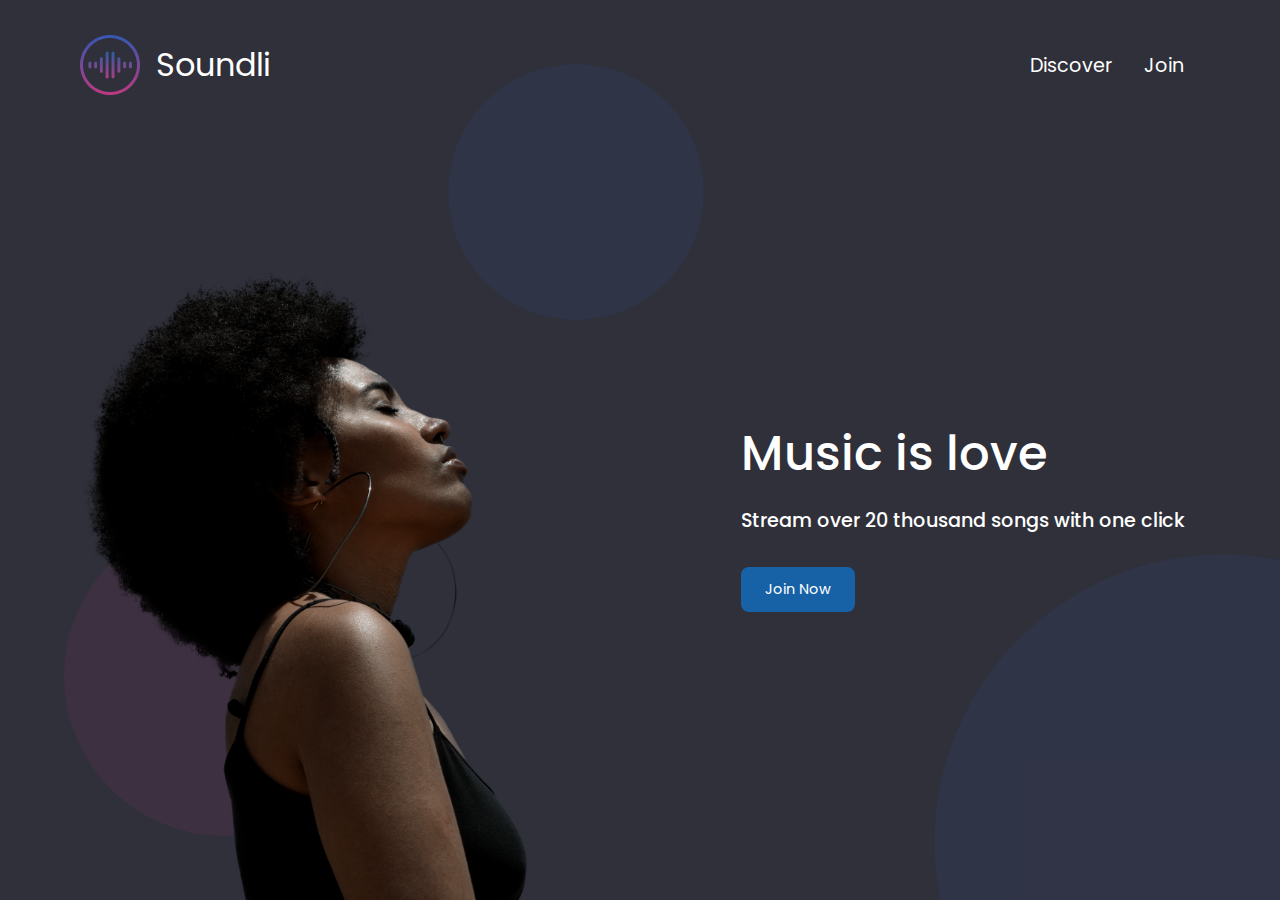
<file: index.html>
<!DOCTYPE html>
<html lang="en">
<head>
    <meta charset="UTF-8">
    <meta name="viewport" content="width=device-width, initial-scale=1.0">
    <link rel="stylesheet" href="index.css">  
    <link rel="stylesheet" href="style.css">
    <link rel="shortcut icon" href="images/logo.png" type="image/x-icon">
    <title>Soundli - Music is love</title>
</head>
<body class="container full-height-grow">
    <header class="main-header">
        <a href="index.html" class="brand-logo">
        <img src="images/logo.png">
        <div class="brand-logo-name">Soundli</div>
        </a>
        <nav class="main-nav">
            <ul>
                <li><a href="discover.html">Discover</a></li>
                <li><a href="join.html">Join</a></li>
            </ul>
        </nav>
    </header>
    <section class="home-main-section">
    <div class="img-wrapper">
        <div class="lady-image"></div>
    </div>
    <div class="call-to-action">
        <h1 class="title">Music is love</h1>
        <span class="subtitle">
            Stream over 20 thousand songs with one click
        </span>
        <a href="join.html" class="btn">Join Now</a>
    </div>
    </section>
    <div class="home-page-circle1"></div>
    <div class="home-page-circle2"></div>
    <div class="home-page-circle3"></div>
</body>
</html>
</file>
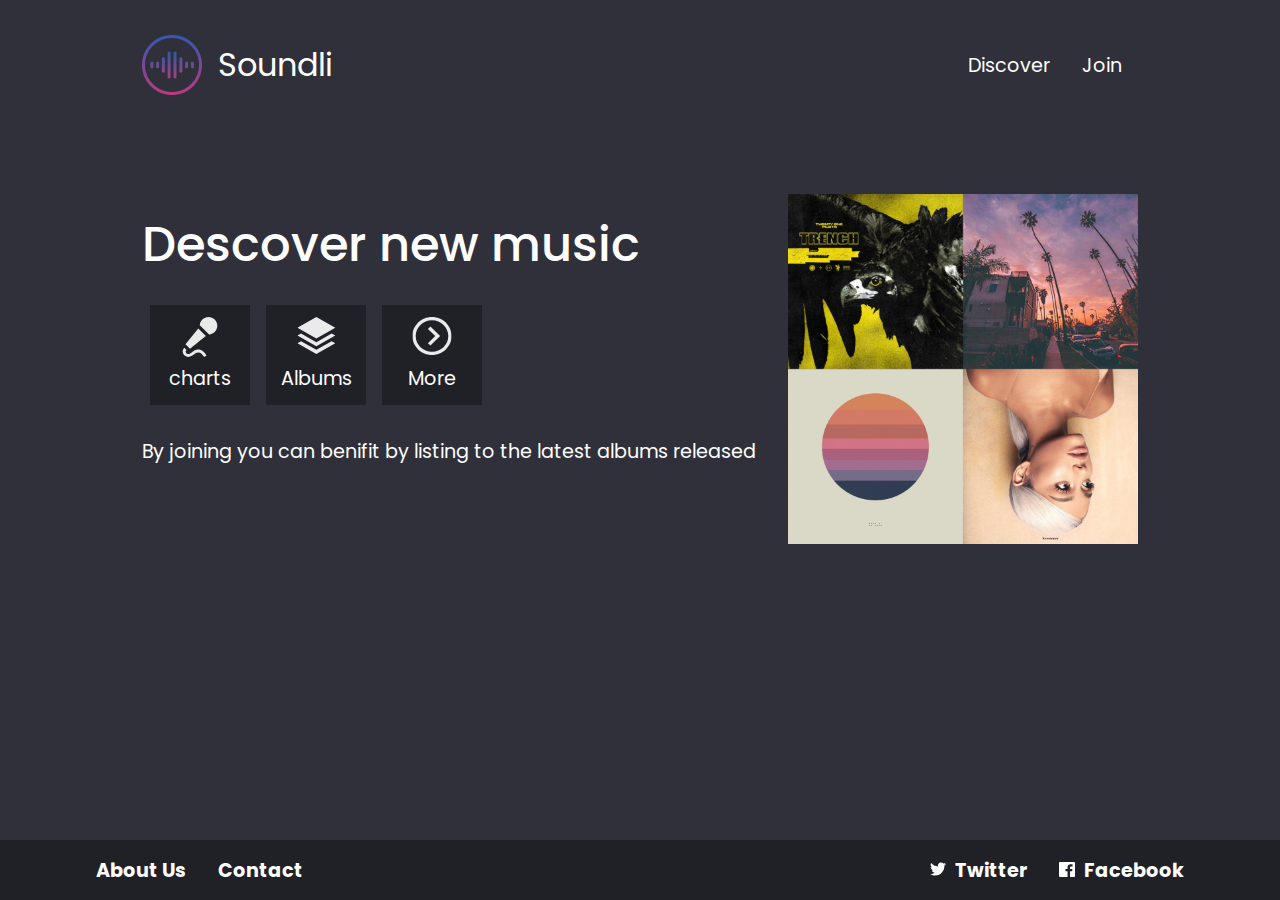
<file: discover.html>
<!DOCTYPE html>
<html lang="en">
<head>
    <meta charset="UTF-8">
    <meta name="viewport" content="width=device-width, initial-scale=1.0">
    <link rel="stylesheet" href="discover.css">  
    <link rel="stylesheet" href="style.css">
    <link rel="shortcut icon" href="images/logo.png" type="image/x-icon">
    <title>Soundli - Discover</title>
</head>
<body class=" full-height-grow">
    <div class="container ,full-height-grow">
    <header class="main-header">
        <a href="index.html" class="brand-logo">
        <img src="images/logo.png">
        <div class="brand-logo-name">Soundli</div>
        </a>
        <nav class="main-nav">
            <ul>
                <li><a href="discover.html">Discover</a></li>
                <li><a href="join.html">Join</a></li>
            </ul>
        </nav>
    </header>
    <section class="discover-main-section">
        <div class="call-to-action">
            <h1 class="title">Descover new music</h1>
        
<div class="icon-section">
    <div class="icon">
        <img src="images/microphone.svg" alt="">
        charts
    </div>
    <div class="icon">
        <img src="images/albums.svg" alt="">
        Albums
    </div>
    <div class="icon">
        <img src="images/more.svg" alt="">
        More
    </div>
</div>
<div>
By joining you can benifit by listing to the latest albums released
</div>
</div>
<img src="images/covers.jpg" alt="" class="covers-image">
    </section>
</div>
<div>
    <footer class="main-footer">
<div class="container">
    <nav class="footer-nav">
<ul>
    <li>
        <a href="#">About Us</a>
    </li>
    <li>
        <a href="#">Contact</a>
    </li>
</ul>
    </nav>
    <nav class="footer-nav">
        <ul>
            <li>
                <a href="#" class="social-link">
                <img src="images/twitter.svg" alt="">
                Twitter</a>
            </li>
            <li>
                <a href="#" class="social-link">
                <img src="images/facebook.svg" alt="">
                Facebook</a>
            </li>
        </ul>
            </nav>
</div>
    </footer>
</div>
</body>
</html>
</file>
<file: index.css>
.home-main-section{
    display: flex;
    align-items: stretch;
    justify-content: space-between;
    flex-grow: 1;

}
.home-main-section .img-wrapper {
    flex-grow: 1;
    flex-direction: column;
    display: flex;
    align-items: stretch;
    justify-content: flex-end;
}
.home-main-section .lady-image {
background-image: url(images/landing-page-girl.png);
flex-grow: 1;
max-height: 70vh;
min-width: 30vw;
background-size: contain;
background-repeat:no-repeat ;
background-position: bottom left;
}
.call-to-action{
  display: flex;
  flex-direction: column;
  align-items: flex-start;
  margin: 1rem;
  align-self: center;  
}
@media (max-width:900px){
   .home-main-section .img-wrapper {
       display: none;
   }
   .home-main-section{
       justify-content: center;
   }
}

.home-page-circle1{
    position: absolute;
    width: 25vw;
    height: 25vw;
    border-radius: 50%;
    background-color: rgba(188, 58, 128, 0.102);
    bottom: 5vw;
    left: 5vw;
    z-index: -1;
}

.home-page-circle2{
    position: absolute;
    width: 20vw;
    height: 20vw;
    border-radius: 50%;
    background-color: rgba(52, 87, 178, 0.102);
    top: 5vw;
    left: 35vw;
    z-index: -1;
}
.home-page-circle3{
    position: absolute;
    width: 45vw;
    height: 45vw;
    overflow: hidden;
    right: 0;
    bottom: 0;
    z-index: -1;
}
.home-page-circle3::before{
    content: '';
    transform: translate(40%,40%);
    position: absolute;
    height: 100%;
    width: 100%;
    border-radius: 50%;
    background-color: rgba(52, 87, 178, 0.102);
}
</file>
<file: style.css>
@import url('https://fonts.googleapis.com/css2?family=Poppins:ital,wght@0,400;0,500;0,700;1,400;1,500;1,700&display=swap');
*, *::before, *::after{
    box-sizing: border-box;
}
body{
    padding: 0;
    margin: 0;
    background-color: #2F303A;
    font-family: poppins, san-serif;
    font-size: 1.2rem;
    color: white;
    min-height: 100vh;
}
.full-height-grow{
    display:flex;
    flex-direction:column;
}
.brand-logo{
    display: flex;
    align-items: center;
    font-size: 1.25rem;
    color: inherit;
    text-decoration: none;
}
.brand-logo-name{
    margin-left: 1rem;
    font-size: 2rem;
}
.main-nav ul,.footer-nav ul {
    display: flex;
    margin: 0;
    padding: 0;
    list-style: none;
}
.main-nav a,.footer-nav a {
    color: inherit;
    text-decoration: none;
    padding: 1rem;;
}
.main-nav a:hover, footer-nav a:hover{
    color: #adadad;
}
.main-header,.main-footer{
    display: flex;
    justify-content: space-between;
    align-items: center;
    
}
.main-header{
    height: 130px;
}
.main-footer .container{
    display: flex;
    justify-content: space-between;
}
.main-footer{
    height: 60px;
    background-color: #202027;
    font-weight: bold;
}
.social-link img{
   width: 1rem;
   margin-right: .3rem; 
}

.container{
    max-width: 1200px;
    margin: 0 auto;
    padding: 0 40px;
    flex-grow: 1;
}

.title{
    font-weight: 500;
    font-size: 3rem;
    margin-bottom: 1rem;
    margin-top: 0;
}
.subtitle{
    font-weight: 500;
    font-size: 1.2rem;
    margin-bottom: 2rem;
}
.btn{
    color: white;
    background-color: #1762A7;
    padding:.75rem 1.5rem ;
    border-radius: .5rem;
    text-decoration: none;
    font-size: .9rem;
}
</file>
<file: discover.css>
.discover-main-section{
    display: flex;
    align-items: center;
    justify-content: space-between;
    flex-grow: 1;

}

.discover-main-section .covers-image {
    width: 30vw;
    margin-top: 4rem;
    margin-left: 2rem;
    height: auto;
    max-width: 350px;
  }
  
  .icon-section {
    display: flex;
  }
  
  .icon {
    display: flex;
    flex-direction: column;
    justify-content: space-between;
    align-items: center;
    margin: .5rem;
    padding: .75rem;
    width: 100px;
    height: 100px;
    background-color: #202027;
    margin-bottom: 2rem;
  }
  
  .icon img {
    width: 40px;
  }
  
  @media (max-width: 800px) {
    .discover-main-section {
      flex-direction: column;
      justify-content: center;
    }
  
    .discover-main-section .covers-image {
      margin-top: 2rem;
      height: 30vh;
      width: auto;
    }
  }
</file>
